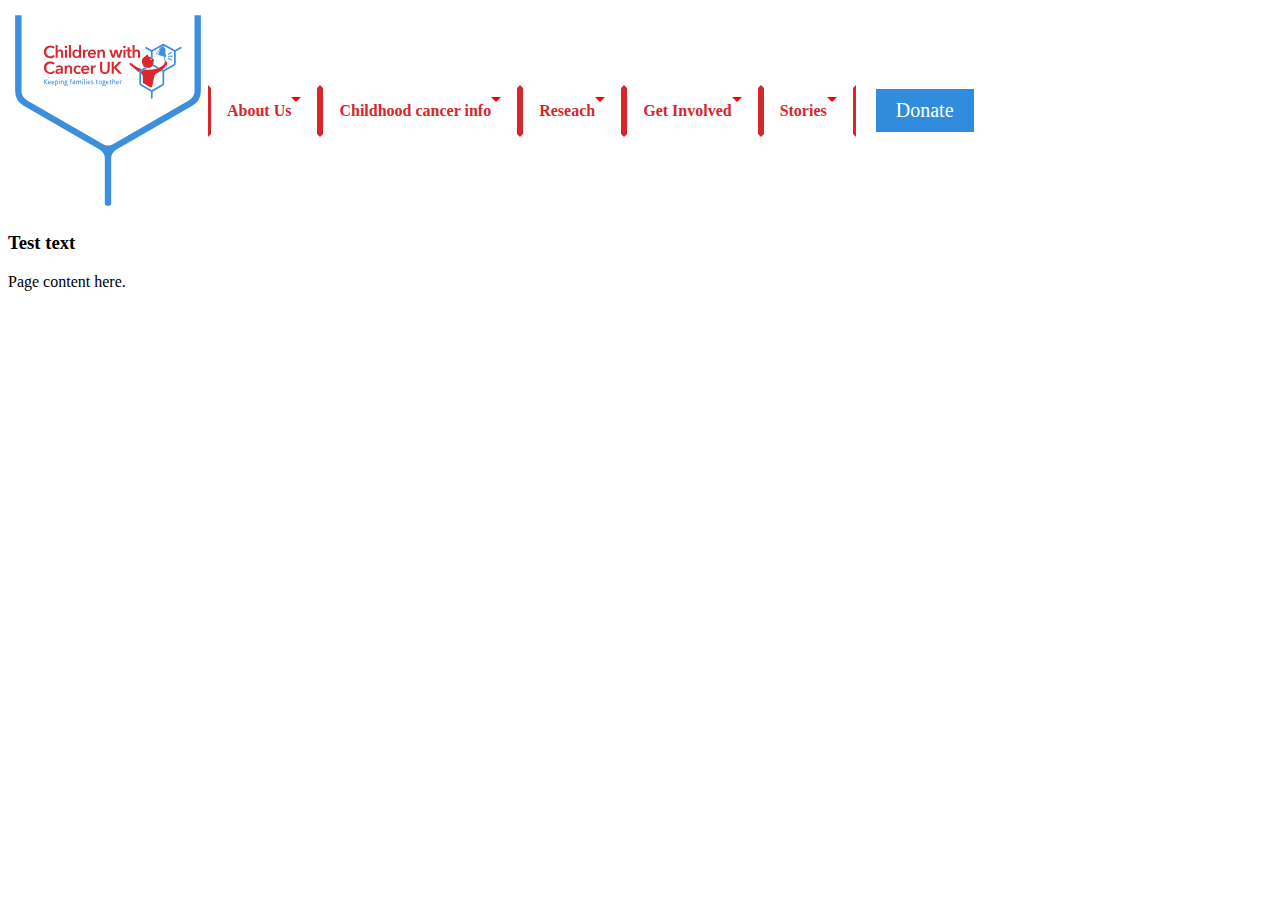
<file: banner/index.htm>
<!DOCTYPE html>
<html>
<head>
    <link rel="stylesheet" type="text/css" href="banner.css">
    <style>

    </style>
</head>
<body>

<div class="nav-wrapper">
<img src="logo.svg" width="200" hight="200">
<ul class="bottom">
    <li class="dropdown">
        <a href="javascript:void(0)" class="dropbtn">About Us<span  class="arrow-down"></span></a>
        <div class="dropdown-content">
            <a href="#">Link 1</a>
            <a href="#">Link 2</a>
            <a href="#">Link 3</a>
            <a href="#">Link 3</a>
            <a href="#">Link 3</a>
            <a href="#">Link 3</a>
            <a href="#">Link 3</a>
            <a href="#">Link 3</a>
            <a href="#">Link 3</a>
        </div>
    </li>
    <li class="dropdown">
        <a href="javascript:void(0)" class="dropbtn">Childhood cancer info<span  class="arrow-down"></span></a>
        <div class="dropdown-content">
            <a href="#">Link 1</a>
            <a href="#">Link 2</a>
            <a href="#">Link 3</a>
        </div>
    </li>
    <li class="dropdown">
        <a href="javascript:void(0)" class="dropbtn">Reseach<span  class="arrow-down"></span></a>
        <div class="dropdown-content">
            <a href="#">Link 1</a>
            <a href="#">Link 2</a>
            <a href="#">Link 3</a>
        </div>
    </li>
    <li class="dropdown">
        <a href="javascript:void(0)" class="dropbtn">Get Involved<span  class="arrow-down"></span></a>
        <div class="dropdown-content">
            <a href="#">Link 1</a>
            <a href="#">Link 2</a>
            <a href="#">Link 3</a>
        </div>
    </li>
    <li class="dropdown">
        <a href="javascript:void(0)" class="dropbtn">Stories<span  class="arrow-down"></span></a>
        <div class="dropdown-content">
            <a href="#">Link 1</a>
            <a href="#">Link 2</a>
            <a href="#">Link 3</a>
        </div>
    </li>
</ul>


    <a href="#" class="button">Donate</a>

</div>
<h3>Test text</h3>
<p>Page content here.</p>

</body>
</html>
</file>
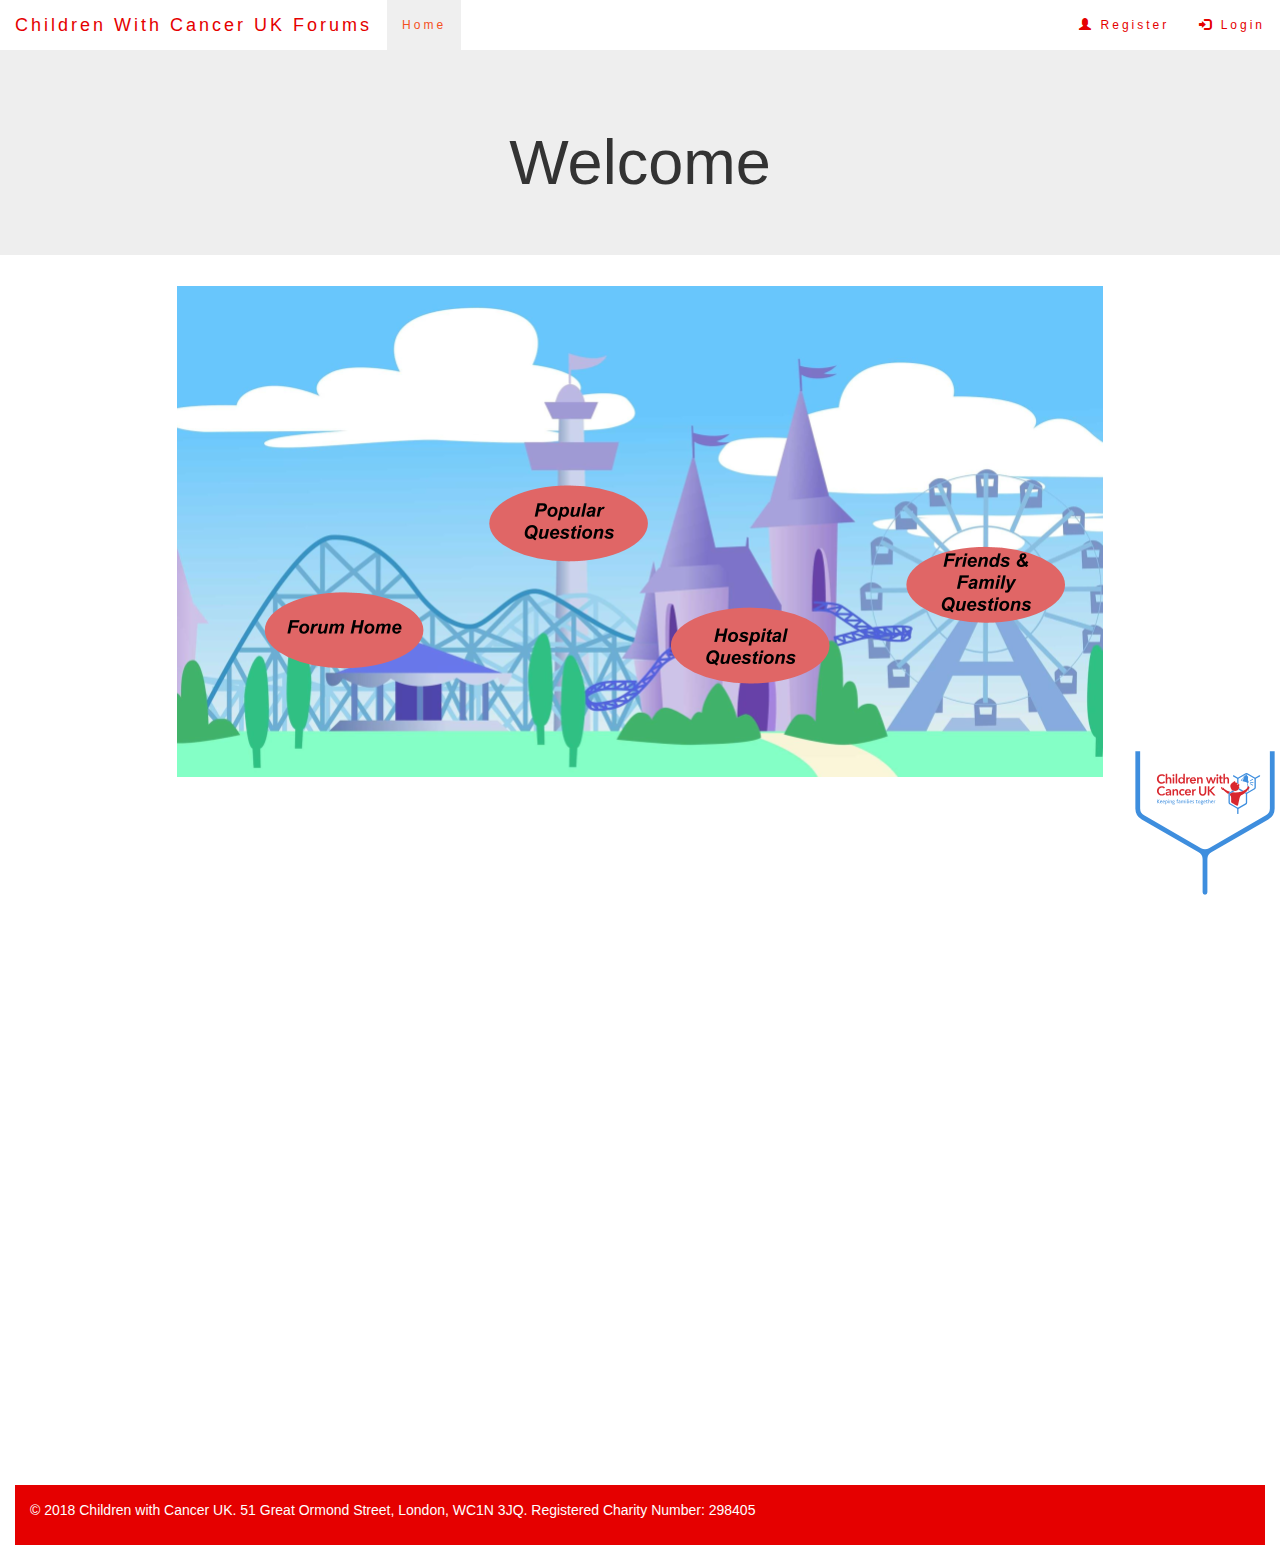
<file: pages/index.html>
a<!DOCTYPE html>
<html lang="en">
<head>
  <title>Forum</title>
  <meta charset="utf-8">
  <meta name="viewport" content="width=device-width, initial-scale=1">
  <link rel="stylesheet" href="https://maxcdn.bootstrapcdn.com/bootstrap/3.3.7/css/bootstrap.min.css">
  <script src="https://ajax.googleapis.com/ajax/libs/jquery/3.3.1/jquery.min.js"></script>
  <script src="https://maxcdn.bootstrapcdn.com/bootstrap/3.3.7/js/bootstrap.min.js"></script>
  <link rel="stylesheet" type="text/css" href="stylesheet.css">
</head>
<body>


<nav class="navbar navbar-default navbar-fixed-top">
  <div class="container-fluid">
    <div class="navbar-header">
      <a class="navbar-brand" href="#">Children With Cancer UK Forums</a>
    </div>
    <ul class="nav navbar-nav">
      <li class="active"><a href="index.html">Home</a></li>

      </li>
    </ul>
    <ul class="nav navbar-nav navbar-right">
      <li><a href="../login.html"><span class="glyphicon glyphicon-user"></span> Register</a></li>
      <li><a href="../login.html"><span class="glyphicon glyphicon-log-in"></span> Login</a></li>
    </ul>
  </div>
</nav>


<div class="jumbotron">
  <div class="container text-center">
  <br><br>
    <h1>Welcome</h1> 
  </div>
</div>


<div class="container-fluid">
  <div class="row content">


    <div class="col-sm-9">
       

        <div><img class="logo" src="../assets/logo-2.svg" hight="150" width="150" ></div>
    

    </div>
      <div><img class="map" src="../assets/homemap.png" usemap="#imagemap"></div>
      <map name="imagemap">
          <area shape="1" coords="0,0,280,492" href="forum.php" alt="1">
          <area shape="2" coords="280,0,490,492" href="forum.php" alt="2">
          <area shape="3" coords="490,0,700,492" href="forum.php" alt="3">
          <area shape="4" coords="700,0,926,492" href="forum.php" alt="4">
      </map>
  </div>

</body>
<footer class="container-fluid">
  <p>© 2018 Children with Cancer UK. 51 Great Ormond Street, London, WC1N 3JQ. Registered Charity Number: 298405</p>
</footer>

</html>
</file>
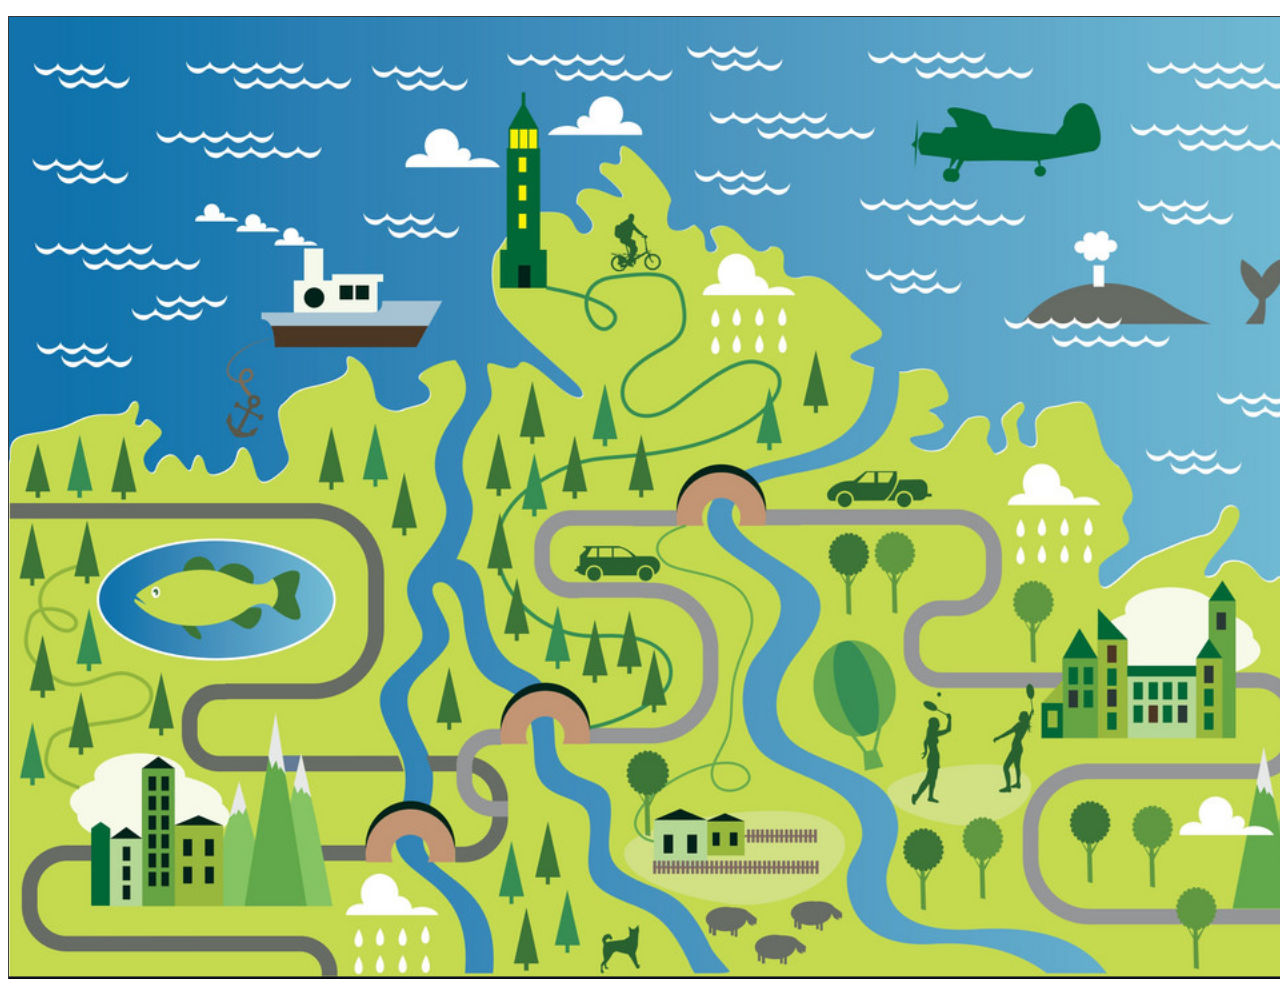
<file: home.html>
<!DOCTYPE html>
<html>
<body>
<p id="height"></p>
<p id="width"></p>
<p id="a"></p>



<img src="assets/map.png" alt="homePage" usemap="#map">

<map name="map">
  <!-- top left corner-->
  <area shape="rect" coords="0,0,667,482" alt="city" href="pages/forum.html">
  <!-- top right corner-->
  <area shape="rect" coords="667,0,1334,482" alt="city" href="login.html">
  <!-- bottom left corner-->
  <area shape="rect" coords="0,482,667,967" alt="city" href="profile_page.html">
  <!-- bottom right corner-->
  <area shape="rect" coords="667,482,1334,963" alt="city" href="pages/post.html">
  
</map>

</body>
</html>
</file>
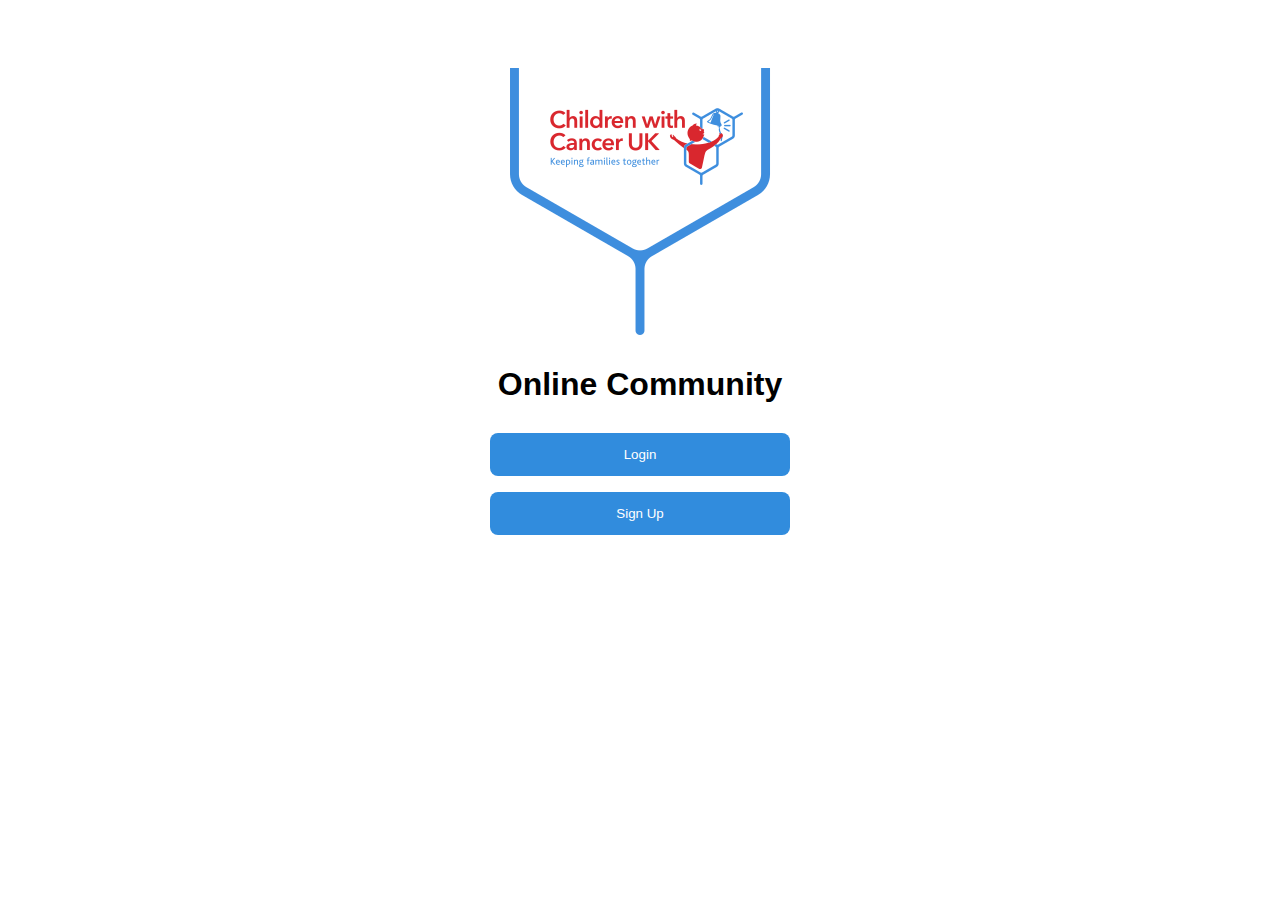
<file: login.html>
<!DOCTYPE html>
<html>
<head>
<link rel="stylesheet" type="text/css" href="stylesheet.css">
<meta name="viewport" content="width=device-width, initial-scale=1">
<!-- jQuery CDN -->
<script src="https://code.jquery.com/jquery-3.3.1.min.js" integrity="sha256-FgpCb/KJQlLNfOu91ta32o/NMZxltwRo8QtmkMRdAu8=" crossorigin="anonymous"></script>
<style>



body {font-family: Arial, Helvetica, sans-serif;}

/* Full-width input fields */
input[type=text], input[type=password] {
    width: 100%;
    padding: 12px 20px;
    margin: 8px 0;
    display: inline-block;
    border: 1px solid #ccc;
    box-sizing: border-box;
}

/* Set a style for all buttons */
button {
    background-color: #318cdd;
    color: white;
    padding: 14px 20px;
    margin: 8px 0;
    border: none;
    cursor: pointer;
    width: 100%;
    border-radius: 8px;
}

button:hover {
    opacity: 0.8;
}

/* Extra styles for the cancel button */
.cancelbtn {
    width: auto;
    padding: 10px 18px;
    background-color: #f44336;
}

/* Center the image and position the close button */
.imgcontainer {
    text-align: center;
    margin: 24px 0 12px 0;
    position: relative;
}

img.avatar {
    width: 40%;
    border-radius: 50%;
}

.container {
	padding: 15px;
}

span.psw {
    float: right;
    padding-top: 16px;
}

/* The Modal (background) */
.modal {
    display: none; /* Hidden by default */
    position: fixed; /* Stay in place */
    z-index: 1; /* Sit on top */
    left: 0;
    top: 0;
    width: 100%; /* Full width */
    height: 100%; /* Full height */
    overflow: auto; /* Enable scroll if needed */
    background-color: rgb(0,0,0); /* Fallback color */
    background-color: rgba(0,0,0,0.4); /* Black w/ opacity */
    padding-top: 60px;
}

/* Modal Content/Box */
.modal-content {
    background-color: #fefefe;
    margin: 25px auto 25% auto; /* 5% from the top, 15% from the bottom and centered */
    border: 1px solid #888;
    width: 45%; /* Could be more or less, depending on screen size */
}

/* The Close Button (x) */
.close {
    position: absolute;
    right: 25px;
    top: 0;
    color: #000;
    font-size: 35px;
    font-weight: bold;
}

.close:hover,
.close:focus {
    color: red;
    cursor: pointer;
}

/* Add Zoom Animation */
.animate {
    -webkit-animation: animatezoom 0.6s;
    animation: animatezoom 0.6s
}

@-webkit-keyframes animatezoom {
    from {-webkit-transform: scale(0)} 
    to {-webkit-transform: scale(1)}
}
    
@keyframes animatezoom {
    from {transform: scale(0)} 
    to {transform: scale(1)}
}

/* Change styles for span and cancel button on extra small screens */
@media screen and (max-width: 300px) {
    span.psw {
       display: block;
       float: none;
    }
    .cancelbtn {
       width: 100%;
    }
}

.flex-container{
	display: flex;
	padding: 50px 0 0 0;
	flex-direction: column;
	justify-content: center;
	align-content: center;
	align-items: center;
}

.flex-center{
	display: flex;
	flex-direction: column;
	justify-content: center;
	align-content: center;
	align-items: center;
}
.feedback-box {
    margin:2em;
    padding:1em;
    text-align: center;
    border-radius:5px;
    
    display:none;
}
.success.feedback-box {
    color:darkgreen;
    background: #CCFFCC;
}
</style>
</head>
<body>

<script>
//--------------------------------
// This function checks if password and repeat password match
//--------------------------------
function checkPass()
{
    var pass1 = document.getElementById('pass1');
    var pass2 = document.getElementById('pass2');
    //set colors to show match/does not
    var goodColor = "#66cc66";
    var badColor = "#ff6666";

    if(pass1.value == pass2.value){
        
        pass2.style.backgroundColor = goodColor;
        message.style.color = goodColor;
       
    }else{
        
        pass2.style.backgroundColor = badColor;
        message.style.color = badColor;
        
    }
}
		
//-->
</script> 



<div class="flex-container">

    <img src="assets/logo-2.png" alt="Children with Cancer Logo">
    <h1>Online Community</h1>
	<button onclick="document.getElementById('id01').style.display='block'"  style="width:300px" >Login</button>
	<button onclick="document.getElementById('id02').style.display='block'" style="width:300px;">Sign Up</button>
</div>
<div id="id01" class="modal">
  
  <form class="modal-content animate" action="pages/index.html">
    <div class="imgcontainer">
      <span onclick="document.getElementById('id01').style.display='none'" class="close" title="Close Modal">&times;</span>
      <img src="assets/child.png" alt="Avatar" class="avatar">
    </div>

    <div class="container">
      <label for="user" ><b>Username</b></label>
      <input type="text" placeholder="Enter Username" name="user" required>

      <label for="pass"><b>Password</b></label>
      <input type="password" placeholder="Enter Password" name="pass" required>
        
      <button type="submit">Let me in</button>
      <label>
        <input type="checkbox" name="remember"> Remember me!
      </label>
    </div>

    <div class="container" style="background-color:#f1f1f1">
      <button type="button" onclick="document.getElementById('id01').style.display='none'" class="cancelbtn">Cancel</button>
      <span class="psw"> <a href="#">Did you forget your password?</a></span>
    </div>
  </form>
</div>

<div id="id02" class="modal">
  <form class="modal-content animate" id="registration" action="/action_page.php">
  <span onclick="document.getElementById('id02').style.display='none'" class="close" title="Close Modal">&times;</span>
  
    <div class="container">
      <h1>Sign Up</h1>
      
      <p>Please fill in this form to create an account.</p>
      
      <hr>
      <!-- signup page layout -->
     
      <label for="uname"><b>Username</b></label>
      <input type="text" placeholder="Choose Username" id="email-signup" name="username" required>
      <div id="email-signup-notifiation"></div>
      
      <label for="email"><b>Email</b></label>
      <input type="text" placeholder="Enter Email" name="email" required>

      <label for="pass1"><b>Password</b></label>
      <input type="password" placeholder="Enter Password" name="password" id = "password" required>

      <label for="pass2"><b>Repeat Password</b></label>
      <input type="password" placeholder="Repeat Password" name="passconf" id = "passconf" required>
      <!-- <input type="password" placeholder="Repeat Password" name="pass2" id = "pass2" onkeyup="checkPass(); return false;" required> -->
      
      <label for="refCode"><b>Reference code</b></label>
      <input type="text" placeholder="Enter reference code" name="refCode" required>
      
      <label>
        <input type="checkbox" name="remember" style="margin-bottom:15px"> Remember me
      </label>

      <p>By creating an account you agree to our <a href="#" style="color:dodgerblue">Terms & Privacy</a>.</p>

      <div class="flex-center">

        <button type="submit" class="signupbtn">Sign Up</button>
        <button type="button" onclick="document.getElementById('id02').style.display='none'" class="cancelbtn">Cancel</button>
        
        <div class="feedback-box">
            <h1>Successfully Registered</h1>
            <p>Thank you for signing up - you have been successfully registered.</p>
        </div>
        
      </div>
    </div>
  </form>
</div>

<script>
// Get the modal
var modal = document.getElementById('id01');
var modal2 = document.getElementById('id02');
// When the user clicks anywhere outside of the modal, close it
window.onclick = function(event) {
    if (event.target == modal || event.target == modal2) {
        modal.style.display = "none";
		modal2.style.display = "none";
    }
}
</script>
<!-- <script src="js/check-username.js" ></script> -->
<script src="js/registration.js" ></script>
</body>
</html>
</file>
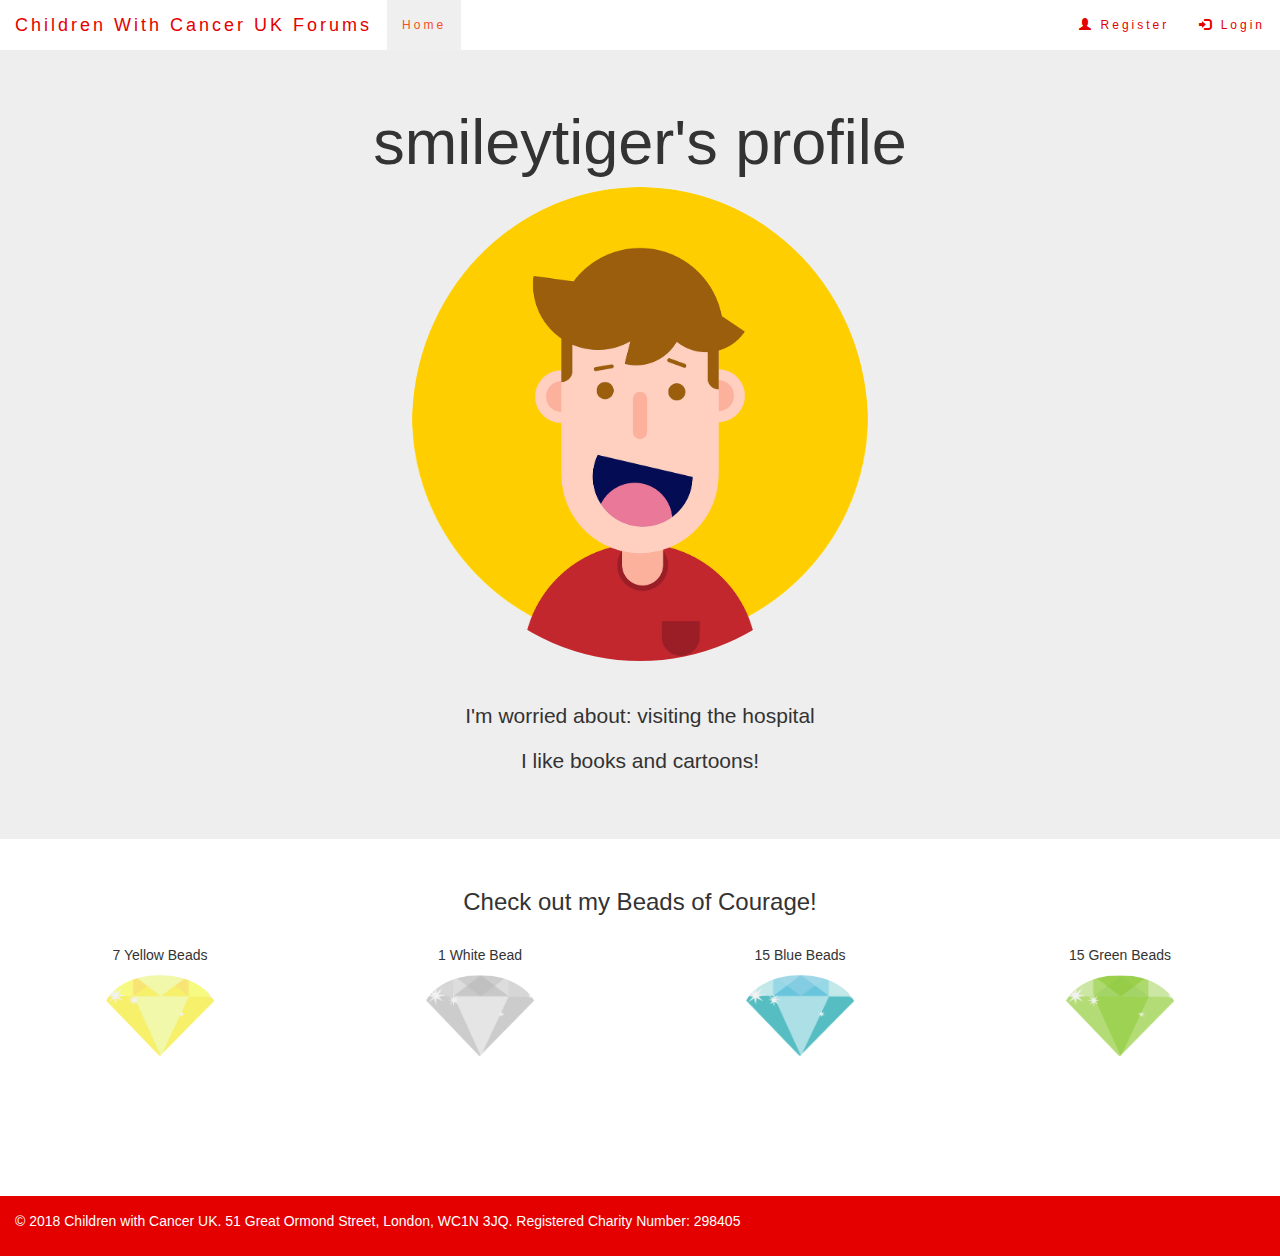
<file: profile_page.html>
<!DOCTYPE html>
<html lang="en">
<head>
  <title>Forum</title>
  <meta charset="utf-8">
  <meta name="viewport" content="width=device-width, initial-scale=1">
  <link rel="stylesheet" href="https://maxcdn.bootstrapcdn.com/bootstrap/3.3.7/css/bootstrap.min.css">
  <script src="https://ajax.googleapis.com/ajax/libs/jquery/3.3.1/jquery.min.js"></script>
  <script src="https://maxcdn.bootstrapcdn.com/bootstrap/3.3.7/js/bootstrap.min.js"></script>
  <link rel="stylesheet" type="text/css" href="stylesheet.css">
</head>
<body>



<nav class="navbar navbar-default navbar-fixed-top">
  <div class="container-fluid">
    <div class="navbar-header">
      <a class="navbar-brand" href="#">Children With Cancer UK Forums</a>
    </div>
    <ul class="nav navbar-nav">
      <li class="active"><a href="pages/index.html">Home</a></li>
      
      </li>
      </ul>
    <ul class="nav navbar-nav navbar-right">
      <li><a href="login.html"><span class="glyphicon glyphicon-user"></span> Register</a></li>
      <li><a href="login.html"><span class="glyphicon glyphicon-log-in"></span> Login</a></li>
    </ul>
  </div>
</nav>



<div class="jumbotron">
  <div class="container text-center">
  <br><br>
    <h1>smileytiger's profile</h1>   
	<div class="imgcontainer">
      <img src="assets/child.png" alt="Avatar" class="avatar">
    </div>
	<br><br>
    <p>I'm worried about: visiting the hospital</p>
	<p>I like books and cartoons!</p>
  </div>
</div>
  
<div class="container-fluid bg-3 text-center">    
  <h3>Check out my Beads of Courage!</h3><br>
  <div class="row">
    <div class="col-sm-3">
      <p>7 Yellow Beads</p>
<div class="imgcontainer">
      <img src="assets/yellow.png" alt="Avatar" class="avatar">
    </div>    </div>
    <div class="col-sm-3"> 
      <p>1 White Bead</p>
<div class="imgcontainer">
      <img src="assets/white.png" alt="Avatar" class="avatar">
    </div>    </div>
    <div class="col-sm-3"> 
      <p>15 Blue Beads</p>
<div class="imgcontainer">
      <img src="assets/blue.png" alt="Avatar" class="avatar">
    </div>    </div>
    <div class="col-sm-3">
      <p>15 Green Beads</p>
<div class="imgcontainer">
      <img src="assets/green.png" alt="Avatar" class="avatar">
    </div>    </div>
  </div>
</div><br>

<div class="container-fluid bg-3 text-center">    
  
</div><br><br><br><br><br><br>

<footer class="container-fluid">
  <p>© 2018 Children with Cancer UK. 51 Great Ormond Street, London, WC1N 3JQ. Registered Charity Number: 298405</p>
</footer>

</body>
</html>
</file>
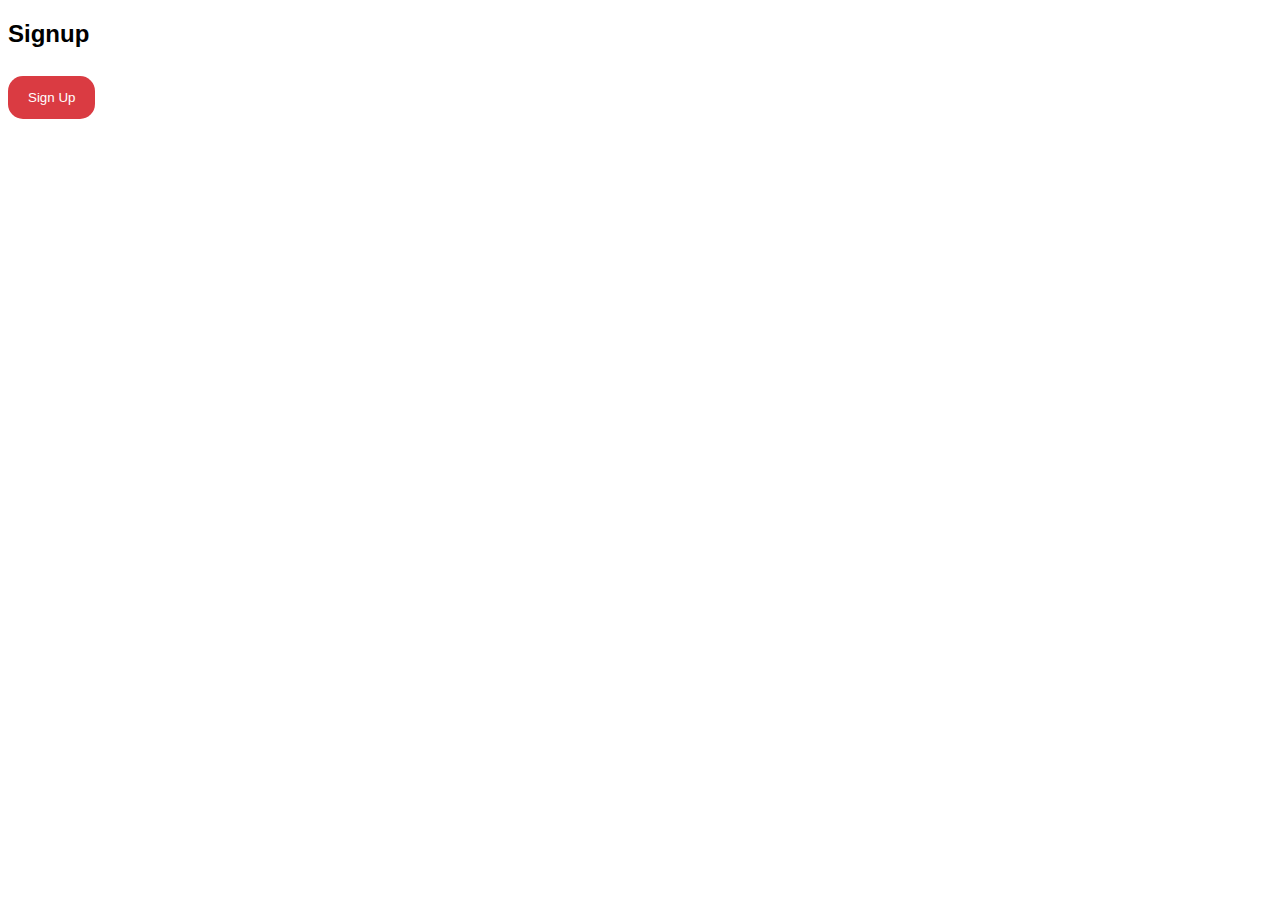
<file: signup page.html>
<!DOCTYPE html>
<html>
<style>
body {font-family: Arial, Helvetica, sans-serif;}
* {box-sizing: border-box;}

/* Full-width input fields */
input[type=text], input[type=password] {
	border-radius: 15px;
    width: 100%;
    padding: 15px;
    margin: 5px 0 22px 0;
    display: inline-block;
    border: none;
    background: #f1f1f1;
    text-align:center;
}

/* Add a background color when the inputs get focus */
input[type=text]:focus, input[type=password]:focus {
    background-color: #eee;
    outline: none;
}

/* Set a style for all buttons */
button {
	border-radius: 15px;
    background-color: #D7262E;
    color: white;
    padding: 14px 20px;
    margin: 8px 0;
    border: none;
    cursor: pointer;
    width: 100%;
    opacity: 0.9;
    text-align:center;
    
}

button:hover {
    opacity:1;
}

/* Extra styles for the signup button */
.signupbtn {
    padding: 14px 20px;
    background-color: #1826EF;
}


/* Extra styles for the cancel button */
.cancelbtn {
    padding: 14px 20px;
    background-color: #f44336;
}

/* Float cancel and signup buttons and add an equal width */
.cancelbtn, .signupbtn {
  float: left;
  width: 50%;
}

/* Add padding to container elements */
.container {
    padding: 16px;
    text-align:center;
}

/* The Modal (background) */
.modal {
    display: none; /* Hidden by default */
    position: fixed; /* Stay in place */
    z-index: 1; /* Sit on top */
    left: 0;
    top: 0;
    width: 100%; /* Full width */
    height: 100%; /* Full height */
    overflow: auto; /* Enable scroll if needed */
    background-color: #474e5d;
    padding-top: 50px;
}

/* Modal Content/Box */
.modal-content {
    background-color: #fefefe;
    margin: 5% auto 15% auto; /* 5% from the top, 15% from the bottom and centered */
    border: 1px solid #888;
    width: 80%; /* Could be more or less, depending on screen size */
}

/* Style the horizontal ruler */
hr {
    border: 1px solid #f1f1f1;
    margin-bottom: 25px;
}
 
/* The Close Button (x) */
.close {
    position: absolute;
    right: 35px;
    top: 15px;
    font-size: 40px;
    font-weight: bold;
    color: #f1f1f1;
}

.close:hover,
.close:focus {
    color: #f44336;
    cursor: pointer;
}

/* Clear floats */
.clearfix::after {
    content: "";
    clear: both;
    display: table;
}

/* Change styles for cancel button and signup button on extra small screens */
@media screen and (max-width: 300px) {
    .cancelbtn, .signupbtn {
       width: 100%;
    }
}
</style>
<body>

<h2>Signup</h2>

<button onclick="document.getElementById('id02').style.display='block'" style="width:auto;">Sign Up</button>

<div id="id02" class="modal">
  <span onclick="document.getElementById('id02').style.display='none'" class="close" title="Close Modal">&times;</span>
  <form class="modal-content" action="/action_page.php">
    <div class="container">
      <h1>Sign Up</h1>
      
      <p>Please fill in this form to create an account.</p>
      
      <hr>
      <!-- bull**** -->
     
      <label for="uname"><b>Username</b></label>
      <input type="text" placeholder="Choose Username" name="uname" required>
      
      <label for="email"><b>Email</b></label>
      <input type="text" placeholder="Enter Email" name="email" required>

      <label for="psw"><b>Password</b></label>
      <input type="password" placeholder="Enter Password" name="psw" required>

      <label for="psw-repeat"><b>Repeat Password</b></label>
      <input type="password" placeholder="Repeat Password" name="psw-repeat" required>
      
      <label for="refCode"><b>Reference code</b></label>
      <input type="text" placeholder="Enter reference code" name="refCode" required>
      
      <label>
        <input type="checkbox" checked="checked" name="remember" style="margin-bottom:15px"> Remember me
      </label>

      <p>By creating an account you agree to our <a href="#" style="color:dodgerblue">Terms & Privacy</a>.</p>

      <div class="clearfix">
        <button type="button" onclick="document.getElementById('id02').style.display='none'" class="cancelbtn">Cancel</button>
        <button type="submit" class="signupbtn">Sign Up</button>
      </div>
    </div>
  </form>
</div>

<script>
// Get the modal
var modal = document.getElementById('id02');

// When the user clicks anywhere outside of the modal, close it
window.onclick = function(event) {
    if (event.target == modal) {
        modal.style.display = "none";
    }
}
</script>

</body>
</html>
</file>
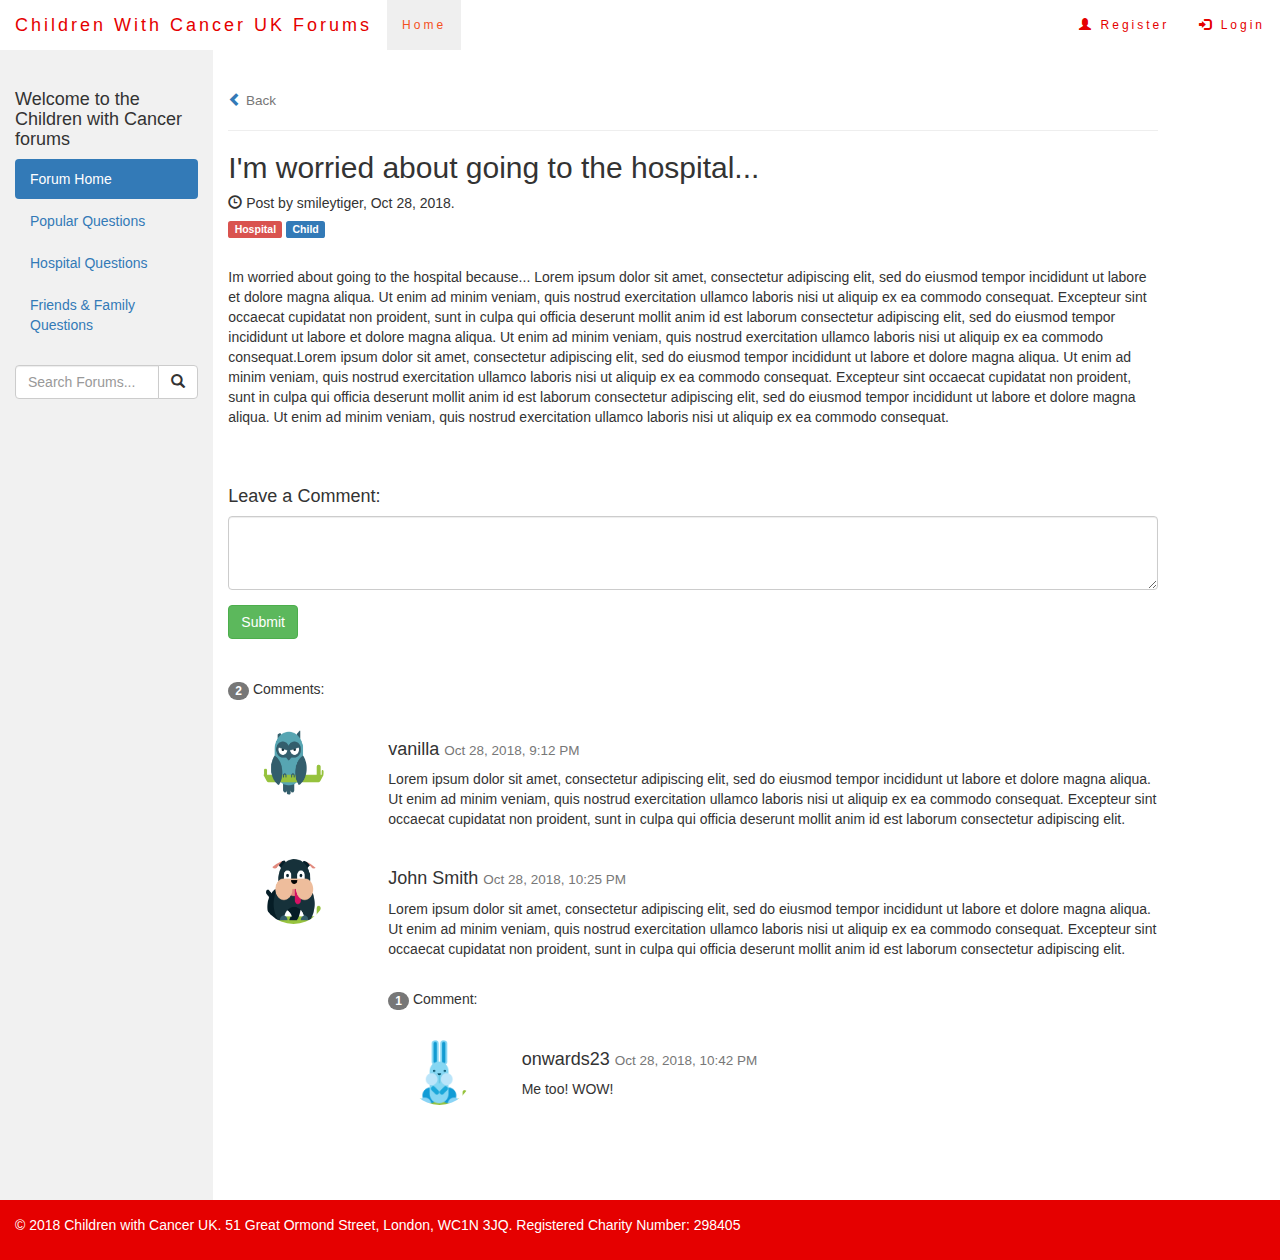
<file: pages/post.html>
<!DOCTYPE html>
<html lang="en">
<head>
  <title>Forum</title>
  <meta charset="utf-8">
  <meta name="viewport" content="width=device-width, initial-scale=1">
  <link rel="stylesheet" href="https://maxcdn.bootstrapcdn.com/bootstrap/3.3.7/css/bootstrap.min.css">
  <script src="https://ajax.googleapis.com/ajax/libs/jquery/3.3.1/jquery.min.js"></script>
  <script src="https://maxcdn.bootstrapcdn.com/bootstrap/3.3.7/js/bootstrap.min.js"></script>
  <link rel="stylesheet" type="text/css" href="stylesheet.css">
</head>
<body>



<nav class="navbar navbar-default navbar-fixed-top">
  <div class="container-fluid">
    <div class="navbar-header">
      <a class="navbar-brand" href="#">Children With Cancer UK Forums</a>
    </div>
    <ul class="nav navbar-nav">
      <li class="active"><a href="index.html">Home</a></li>
      
      </li>
      </ul>
    <ul class="nav navbar-nav navbar-right">
      <li><a href="../login.html"><span class="glyphicon glyphicon-user"></span> Register</a></li>
      <li><a href="../login.html"><span class="glyphicon glyphicon-log-in"></span> Login</a></li>
    </ul>
  </div>
</nav>



<div class="container-fluid">
  <div class="row content">
    <div class="col-sm-2 sidenav">
	<br><br><br><br>
      <h4>Welcome to the Children with Cancer forums</h4>
      <ul class="nav nav-pills nav-stacked">
        <li class="active"><a href="#section1">Forum Home</a></li>
        <li><a href="#section2">Popular Questions</a></li>
        <li><a href="#section3">Hospital Questions</a></li>
        <li><a href="#section3">Friends & Family Questions</a></li>
      </ul><br>
      <div class="input-group">
        <input type="text" class="form-control" placeholder="Search Forums...">
        <span class="input-group-btn">
          <button class="btn btn-default" type="button">
            <span class="glyphicon glyphicon-search"></span>
          </button>
        </span>
      </div>
    </div>

    <div class="col-sm-9">
	<br><br><br><br>
      <h4><small><a href="forum.html"><span class="glyphicon glyphicon-chevron-left"></a></span> Back</small></h4>
      <hr>
      <h2>I'm worried about going to the hospital...</h2>
      <h5><span class="glyphicon glyphicon-time"></span> Post by smileytiger, Oct 28, 2018.</h5>
      <h5><span class="label label-danger">Hospital</span> <span class="label label-primary">Child</span></h5><br>
      <p>Im worried about going to the hospital because... Lorem ipsum dolor sit amet, consectetur adipiscing elit, sed do eiusmod tempor incididunt ut labore et dolore magna aliqua. Ut enim ad minim veniam, quis nostrud exercitation ullamco laboris nisi ut aliquip ex ea commodo consequat. Excepteur sint occaecat cupidatat non proident, sunt in culpa qui officia deserunt mollit anim id est laborum consectetur adipiscing elit, sed do eiusmod tempor incididunt ut labore et dolore magna aliqua. Ut enim ad minim veniam, quis nostrud exercitation ullamco laboris nisi ut aliquip ex ea commodo consequat.Lorem ipsum dolor sit amet, consectetur adipiscing elit, sed do eiusmod tempor incididunt ut labore et dolore magna aliqua. Ut enim ad minim veniam, quis nostrud exercitation ullamco laboris nisi ut aliquip ex ea commodo consequat. Excepteur sint occaecat cupidatat non proident, sunt in culpa qui officia deserunt mollit anim id est laborum consectetur adipiscing elit, sed do eiusmod tempor incididunt ut labore et dolore magna aliqua. Ut enim ad minim veniam, quis nostrud exercitation ullamco laboris nisi ut aliquip ex ea commodo consequat.</p>
      <br><br>

      <h4>Leave a Comment:</h4>
      <form role="form">
        <div class="form-group">
          <textarea class="form-control" rows="3" required></textarea>
        </div>
        <button type="submit" class="btn btn-success">Submit</button>
      </form>
      <br><br>
      
      <p><span class="badge">2</span> Comments:</p><br>
      
      <div class="row">
        <div class="col-sm-2 text-center">
          <img src="../assets/owl.png" class="img-circle" height="65" width="65" alt="Avatar">
        </div>
        <div class="col-sm-10">
          <h4>vanilla <small>Oct 28, 2018, 9:12 PM</small></h4>
          <p>Lorem ipsum dolor sit amet, consectetur adipiscing elit, sed do eiusmod tempor incididunt ut labore et dolore magna aliqua. Ut enim ad minim veniam, quis nostrud exercitation ullamco laboris nisi ut aliquip ex ea commodo consequat. Excepteur sint occaecat cupidatat non proident, sunt in culpa qui officia deserunt mollit anim id est laborum consectetur adipiscing elit.</p>
          <br>
        </div>
        <div class="col-sm-2 text-center">
          <img src="../assets/dog.png" class="img-circle" height="65" width="65" alt="Avatar">
        </div>
        <div class="col-sm-10">
          <h4>John Smith <small>Oct 28, 2018, 10:25 PM</small></h4>
          <p>Lorem ipsum dolor sit amet, consectetur adipiscing elit, sed do eiusmod tempor incididunt ut labore et dolore magna aliqua. Ut enim ad minim veniam, quis nostrud exercitation ullamco laboris nisi ut aliquip ex ea commodo consequat. Excepteur sint occaecat cupidatat non proident, sunt in culpa qui officia deserunt mollit anim id est laborum consectetur adipiscing elit.</p>
          <br>
          <p><span class="badge">1</span> Comment:</p><br>
          <div class="row">
            <div class="col-sm-2 text-center">
              <img src="../assets/hare-3232830_1280.png" class="img-circle" height="65" width="65" alt="Avatar">
            </div>
            <div class="col-xs-10">
              <h4>onwards23 <small>Oct 28, 2018, 10:42 PM</small></h4>
              <p>Me too! WOW!</p>
              <br>
            </div>
          </div>
        </div>
      </div>
    </div>
  </div>
</div>

<footer class="container-fluid">
  <p>© 2018 Children with Cancer UK. 51 Great Ormond Street, London, WC1N 3JQ. Registered Charity Number: 298405</p>
</footer>

</body>
</html>
</file>
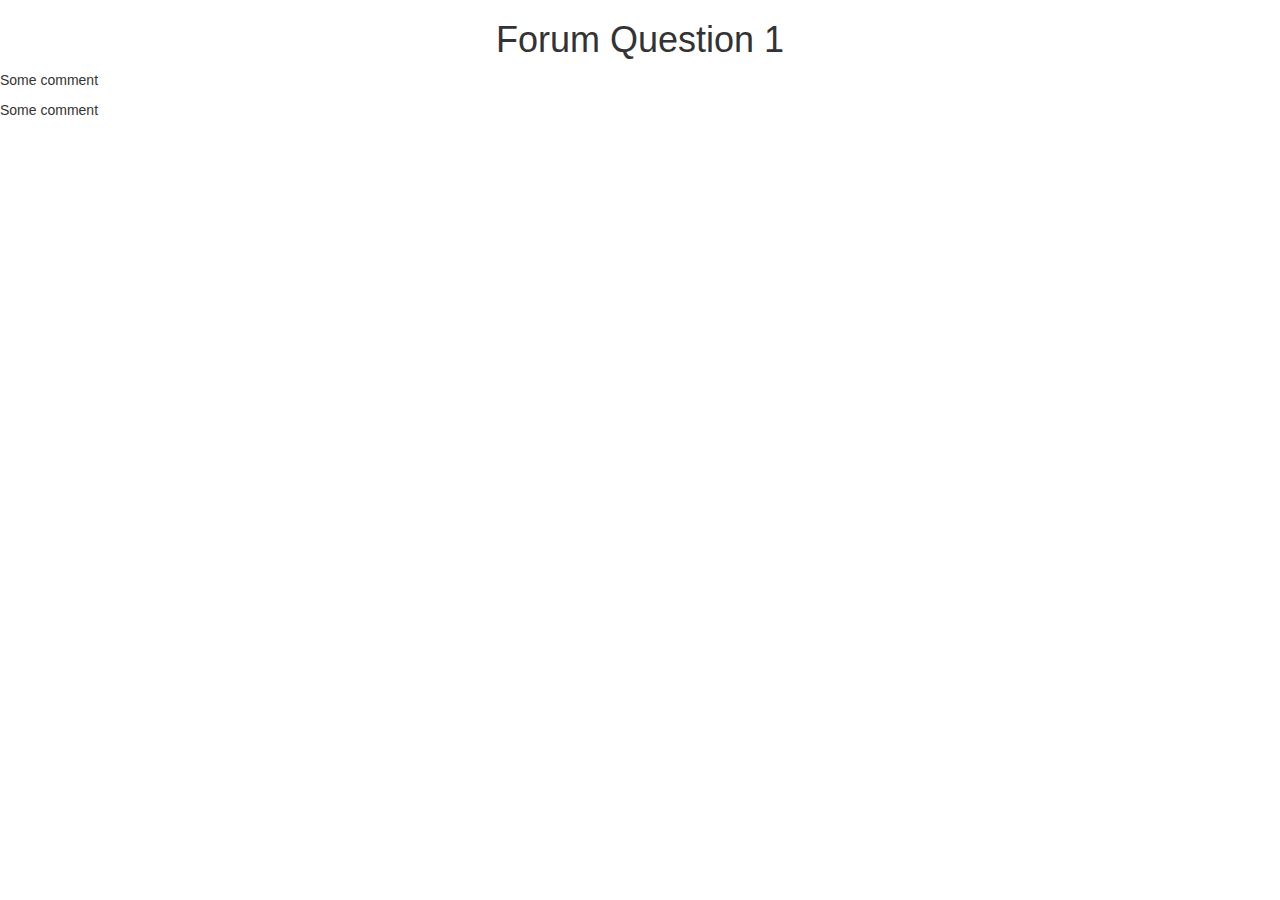
<file: pages/Q1.html>
<!DOCTYPE html>
<html lang="en">

<head>
<link rel="stylesheet" href="stylesheet.css">
 <link rel="stylesheet" href="https://maxcdn.bootstrapcdn.com/bootstrap/3.3.7/css/bootstrap.min.css">

<title>Question1</title>
<meta charset="utf-8">
</head>

<body>

<center><h1> Forum Question 1 </h1></center>


<div class="container-fluid">
  <div class="row">
      <p >Some comment</p>
  </div>

  <div class="row">
      <p>Some comment</p>
  </div>
</div>


</body>

</html>
</file>
<file: banner/banner.css>
ul {
    list-style-type: none;
    margin: 0;
    padding: 0;
    overflow: hidden;
    background-color: white;

}

li {
    float: left;
    //border-color: blue;
    border-bottom-color: white;
    border-top-color: white;
    border-right-color: #d7262e;
    border-left-color: #d7262e;
    border-width: medium;
    border-style: solid;

}

li a, .dropbtn {
    display: inline-block;
    color: #d7262e;
    font-weight: bold;
    background-color: white;
    text-align: center;
    padding: 14px 16px;
    text-decoration: none;

}

li a:hover, .dropdown:hover .dropbtn {
    background-color: #d7262e;
    color: white;

}

li.dropdown {
    display: inline-block;

}

.dropdown-content {
    display: none;
    position: absolute;

    min-width: 160px;
    box-shadow: 0px 8px 16px 0px rgba(255, 255, 255, 0.2);
    z-index: 1;
}

.dropdown-content a {
    background: #d7262e;
    color: white;
    padding: 12px 16px;
    text-decoration: none;
    display: block;
    text-align: left;
}

.dropdown-content a:hover {background-color: indianred}

.dropdown:hover .dropdown-content {
    display: block;
}

.arrow-down {
    width: 0;
    height: 0;
    border-left: 5px solid transparent;
    border-right: 5px solid transparent;

    border-top: 5px solid #f00;
}

.nav-wrapper {
    display: flex;
    align-items: center
}

.button {
    border: none;
    color: white;

    text-align: center;
    text-decoration: none;
    display: inline-block;



    vertical-align: middle;
    font-size: 1.25em;
    padding: 0.5em 1em;


    float: right;
    margin: 0.5em 0;
    background-color: #318cdd;

    margin-left: 1.0em;
}


.top {float:top}
.bottom {float:bottom}
</file>
<file: pages/stylesheet.css>
/* Set height of the grid so .sidenav can be 100% (adjust if needed) */
    .row.content {height: 1200px}
    
    /* Set gray background color and 100% height */
    .sidenav {
      background-color: #f1f1f1;
      height: 100%;
    }
    
    /* Set black background color, white text and some padding */
    footer {
      background-color: #e50000;
      color: white;
      padding: 15px;
    }
    
    /* On small screens, set height to 'auto' for sidenav and grid */
    @media screen and (max-width: 767px) {
      .sidenav {
        height: auto;
        padding: 15px;
      }
      .row.content {height: auto;} 
    }
	
.logo {
    position:fixed;
    right:0;
    bottom:0;
    margin:0;
    padding:0;
}	
	
	
.navbar {
    margin-bottom: 0;
    background-color: #ffffff;
    z-index: 9999;
    border: 0;
    font-size: 12px !important;
    line-height: 1.42857143 !important;
    letter-spacing: 3px;
    border-radius: 0;
}

.navbar li a, .navbar .navbar-brand {
    color: #e50000 !important;
}

.navbar-nav li a:hover, .navbar-nav li.active a {
    color: #f4511e !important;
    background-color: #1111 !important;
}

.navbar-default .navbar-toggle {
    border-color: transparent;
    color: #fff !important;
}

.map{
    display: block;
    margin-left: auto;
    margin-right: auto;;
}
</file>
<file: stylesheet.css>
/* Set height of the grid so .sidenav can be 100% (adjust if needed) */
    .row.content {height: 1200px}
    
    /* Set gray background color and 100% height */
    .sidenav {
      background-color: #f1f1f1;
      height: 100%;
    }
    
    /* Set black background color, white text and some padding */
    footer {
      background-color: #e50000;
      color: white;
      padding: 15px;
    }
    
    /* On small screens, set height to 'auto' for sidenav and grid */
    @media screen and (max-width: 767px) {
      .sidenav {
        height: auto;
        padding: 15px;
      }
      .row.content {height: auto;} 
    }
	
	
.navbar {
    margin-bottom: 0;
    background-color: #ffffff;
    z-index: 9999;
    border: 0;
    font-size: 12px !important;
    line-height: 1.42857143 !important;
    letter-spacing: 3px;
    border-radius: 0;
}

.navbar li a, .navbar .navbar-brand {
    color: #e50000 !important;
}

.navbar-nav li a:hover, .navbar-nav li.active a {
    color: #f4511e !important;
    background-color: #1111 !important;
}

.navbar-default .navbar-toggle {
    border-color: transparent;
    color: #fff !important;
}

img.avatar {
    width: 40%;
    border-radius: 50%;
</file>
